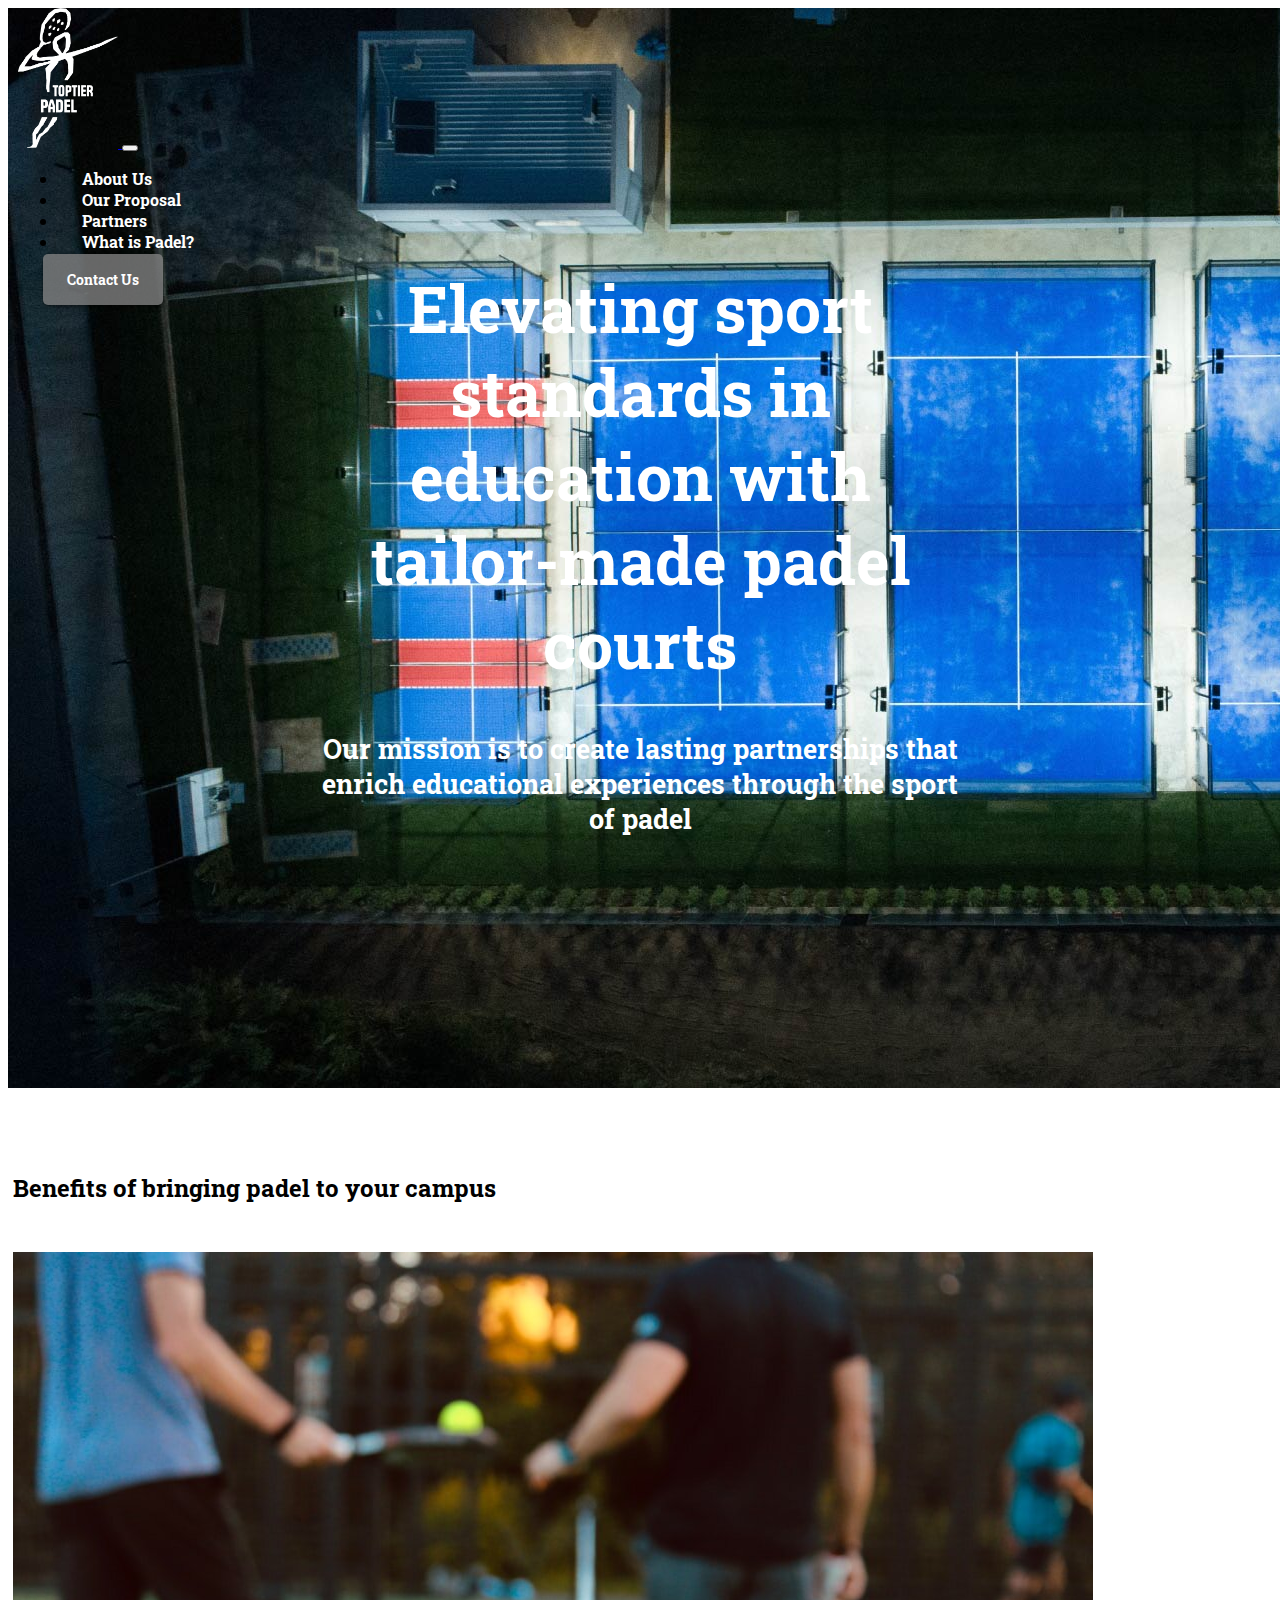
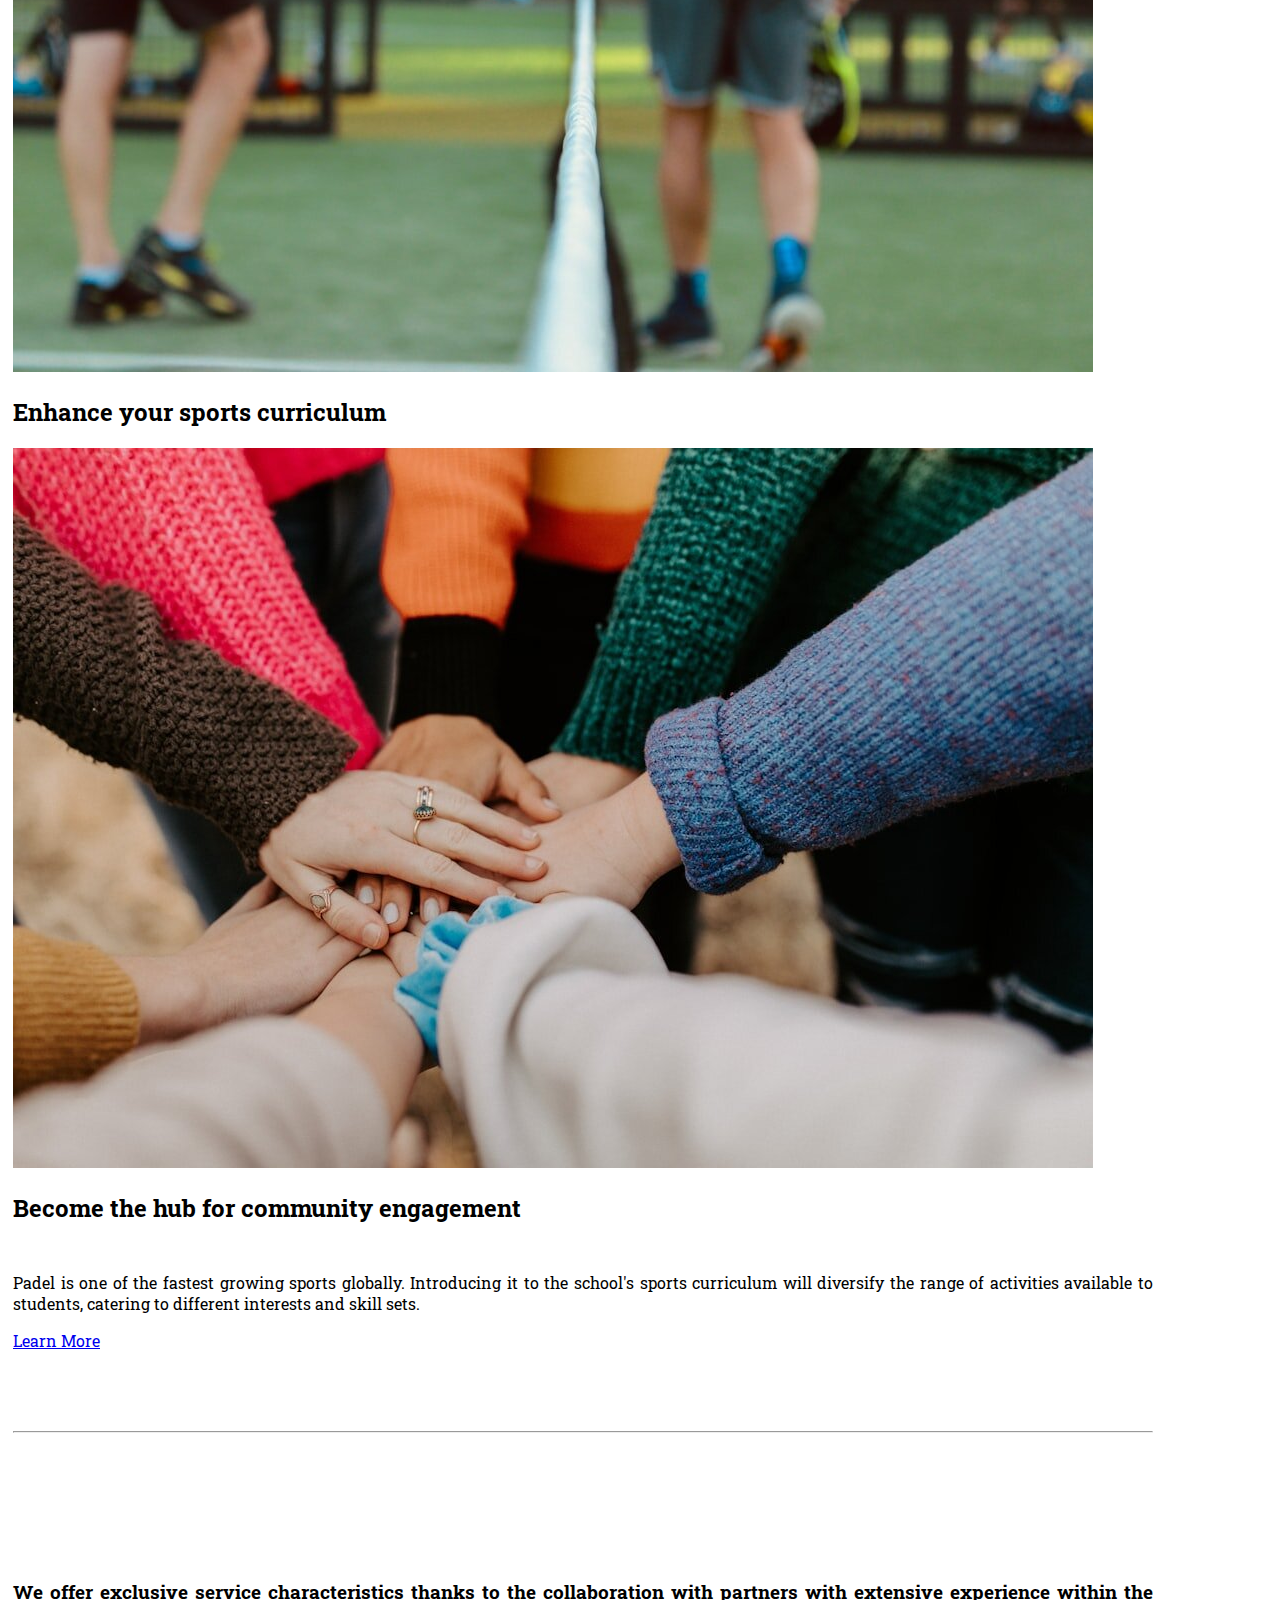
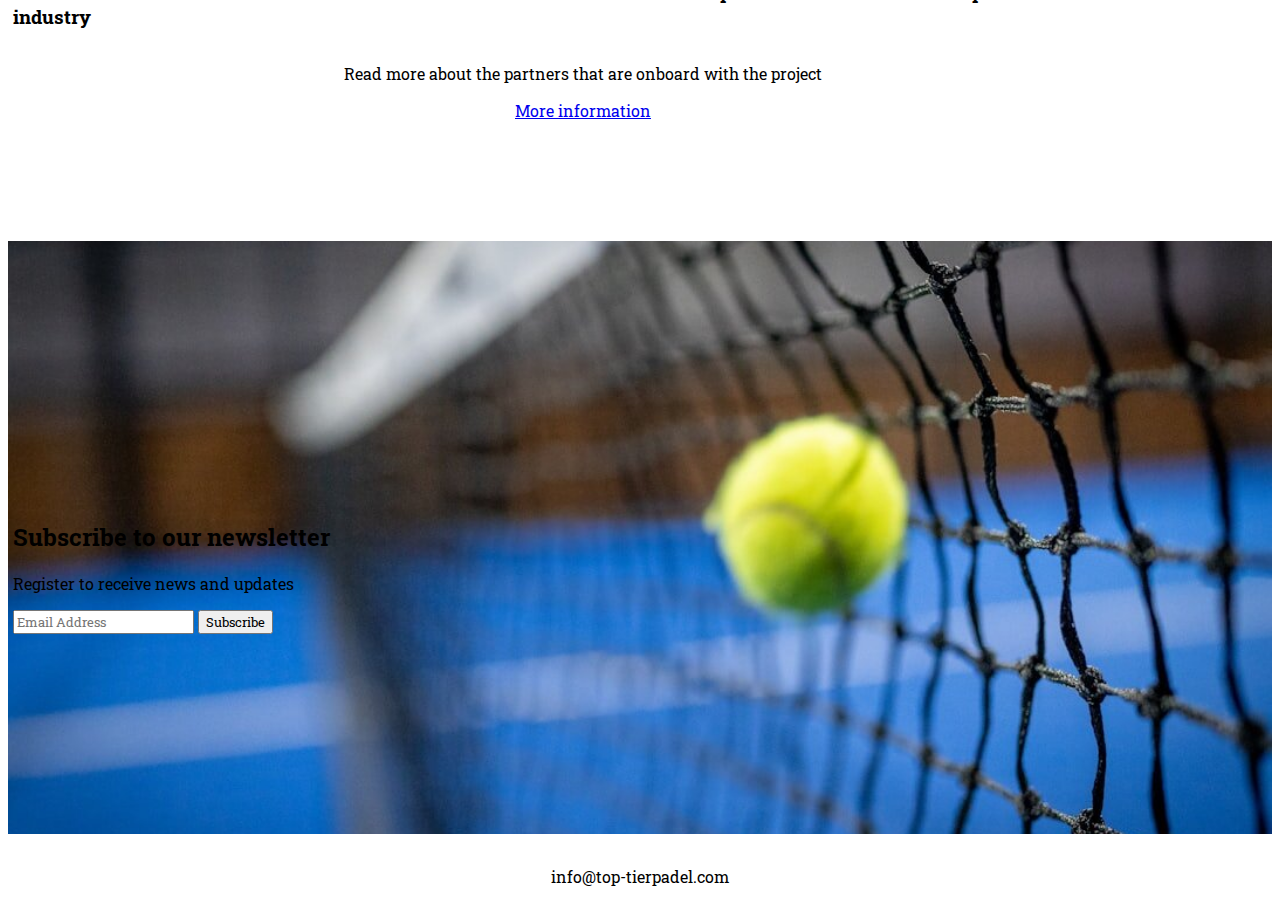
<file: index.html>
<!doctype html>
<html lang="es">

<head>
  <title>Top-TierPadel</title>
  <meta charset="UTF-8">
  <meta name="viewport" content="width=device-width, initial-scale=1">
  <link href="https://cdn.jsdelivr.net/npm/bootstrap@5.1.3/dist/css/bootstrap.min.css" rel="stylesheet"
    integrity="sha384-1BmE4kWBq78iYhFldvKuhfTAU6auU8tT94WrHftjDbrCEXSU1oBoqyl2QvZ6jIW3" crossorigin="anonymous">
  <link rel="stylesheet" href="Css/style.css">
  <link rel="icon" href="Imgs/Iconos/LogoNegro.png" type="image/png">
</head>

<body>
  <nav class="navbar navbar-expand-lg navbar-dark">
    <div class="container-fluid">
      <a class="navbar-brand abs" href="index.html">
        <img src="Imgs/Iconos/Logo.png" alt="Logo" width="100" height="140" style="margin-top: 3px;">
      </a>
      <button class="navbar-toggler" type="button" data-bs-toggle="collapse" data-bs-target="#collapseNavbar">
        <span class="navbar-toggler-icon"></span>
      </button>
      <div class="collapse navbar-collapse" id="collapseNavbar">
        <ul class="navbar-nav ms-auto">
          <li class="nav-item">
            <a class="nav-link" href="Public/AboutUs.html">About Us</a>
          </li>
          <li class="nav-item">
            <a class="nav-link" href="Public/Proposal.html">Our Proposal</a>
          </li>
          <li class="nav-item">
            <a class="nav-link" href="Public/Partners.html">Partners</a>
          </li>
          <li class="nav-item">
            <a class="nav-link" href="Public/History.html">What is Padel?</a>
          </li>
        </ul>
        <a href="mailto:info@top-tierpadel.com" class="btn-contact-us">Contact Us</a>
      </div>
    </div>
  </nav>

  <section class="home-section">
    <div class="home-image-container">
      <img src="Imgs/Index/padel.jpeg" class="d-block w-100" alt="Padel Court">
      <div class="home-caption d-none d-md-block">
        <h1>Elevating sport standards in education with tailor-made padel courts</h4>
          <h5>Our mission is to create lasting partnerships that enrich educational experiences through the sport of
            padel
            </p>
      </div>
    </div>
  </section>


  <section class="container">
    <div class="row">
      <div class="col text-center">
        <h2>Benefits of bringing padel to your campus</h2>
      </div>
    </div>
    <div class="row">
      <div class="col-lg-6 position-relative text-center">
        <img src="Imgs/Index/pareja.jpeg" class="img-fluid" alt="Padel Game">
        <div class="position-absolute top-50 start-50 translate-middle">
          <h2 class="text-white">Enhance your sports curriculum</h2>
        </div>
      </div>
      <div class="col-lg-6 position-relative text-center">
        <img src="Imgs/Index/compañerismo.jpeg" class="img-fluid" alt="Community Engagement">
        <div class="position-absolute top-50 start-50 translate-middle">
          <h2 class="text-white">Become the hub for community engagement</h2>
        </div>
      </div>
    </div>
    <div class="row mt-4 mb-2">
      <div class="col text-center">
        <p>Padel is one of the fastest growing sports globally. Introducing it to the school's sports curriculum will
          diversify the range of activities available to students, catering to different interests and skill sets.</p>
        <a href="Public/History.html" class="btn btn-outline-secondary">Learn More</a>
      </div>
    </div>
  </section>

  <div class="container text-center my-4">
    <hr>
    <div class="content-section d-flex flex-column align-items-center justify-content-center">
      <h3>We offer exclusive service characteristics thanks to the collaboration with partners with extensive experience
        within the industry</h3>
      <p>Read more about the partners that are onboard with the project</p>
      <a href="Public/Partners.html" class="btn btn-outline-secondary">More information</a>
    </div>
  </div>


  <section class="newsletter extra-padding-section text-center" style="background-image: url('Imgs/Index/red.jpeg');">
    <div class="container">
      <div class="row">
        <div class="col-12">
          <h2 class="text-white">Subscribe to our newsletter</h2>
          <p class="text-white">Register to receive news and updates</p>
          <form>
            <div class="mb-3 d-flex justify-content-center">
              <input type="email" class="form-control me-2" placeholder="Email Address" aria-label="Email Address">
              <button type="submit" class="btn btn-primary">Subscribe</button>
            </div>
          </form>
        </div>
      </div>
    </div>
  </section>

  <footer>
    <p>info@top-tierpadel.com</p>
  </footer>

  <script src="https://cdn.jsdelivr.net/npm/bootstrap@5.1.3/dist/js/bootstrap.bundle.min.js"
    crossorigin="anonymous"></script>

</body>
</file>
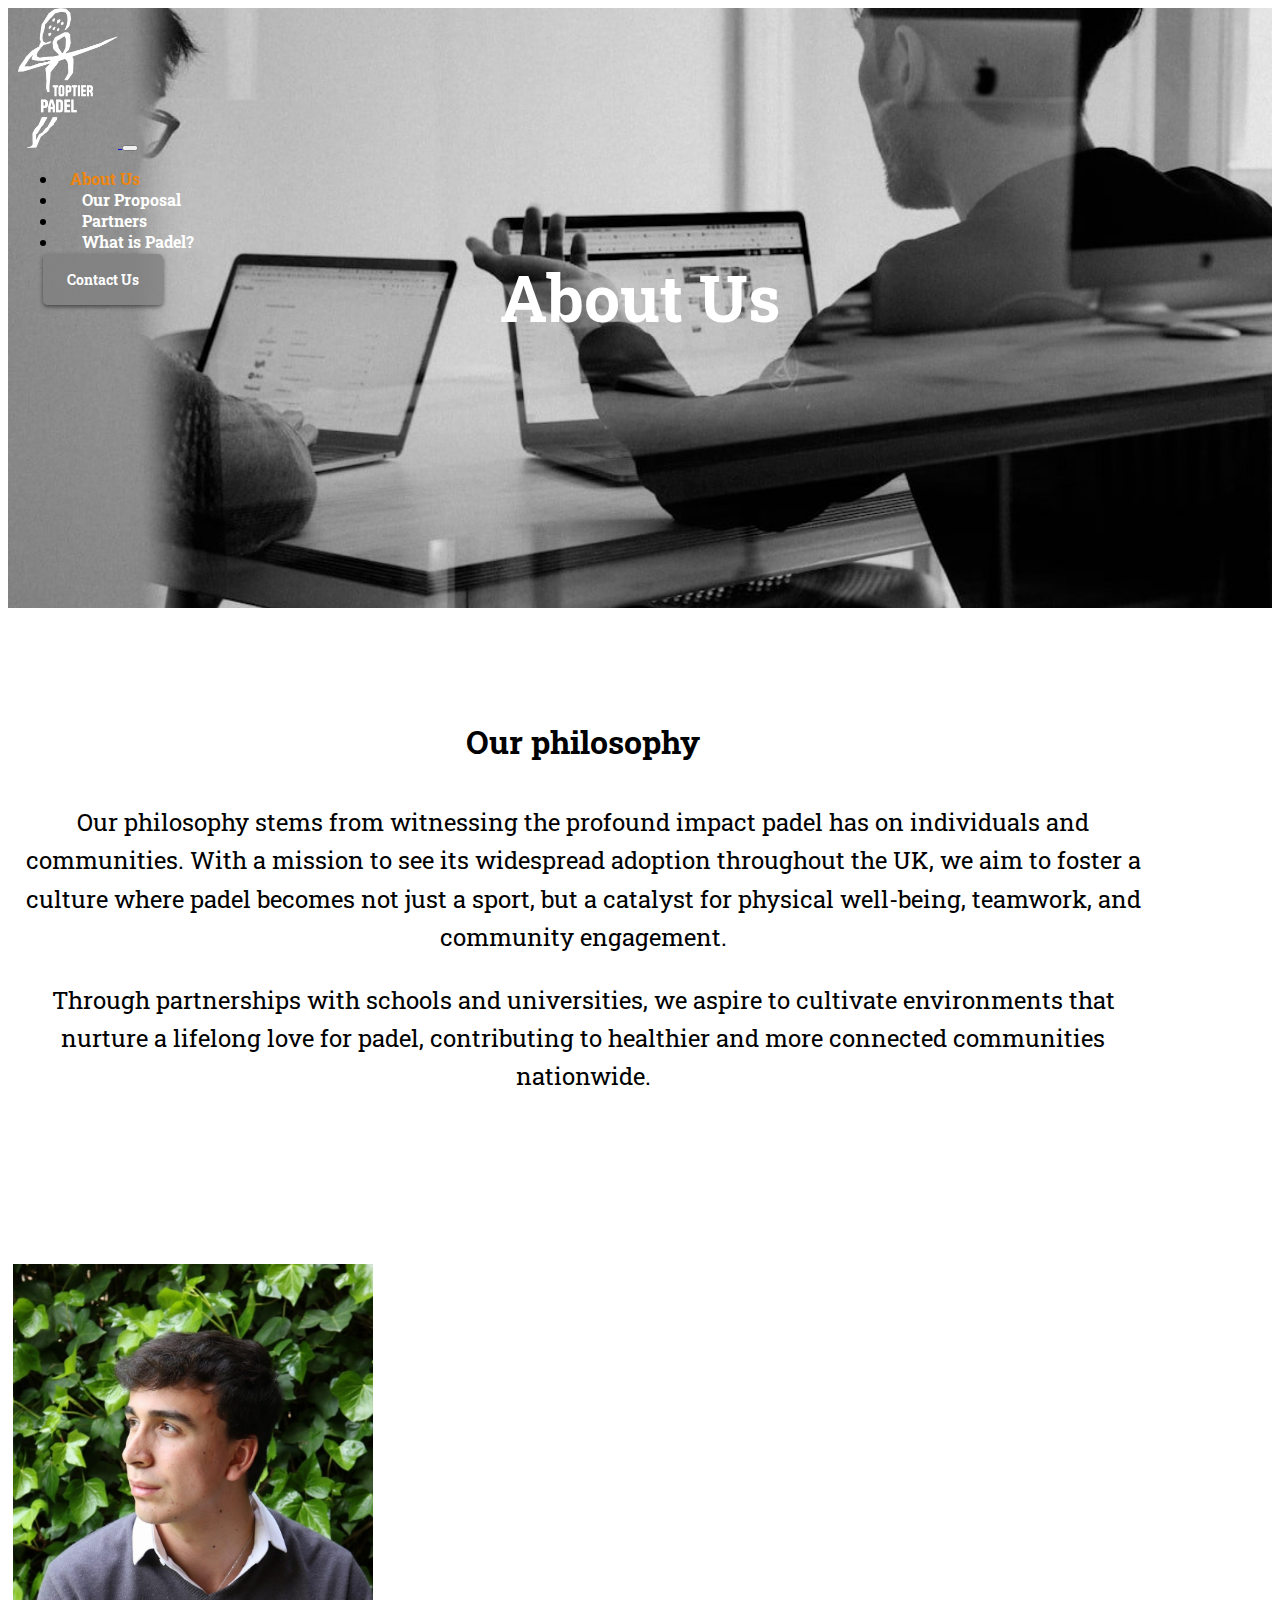
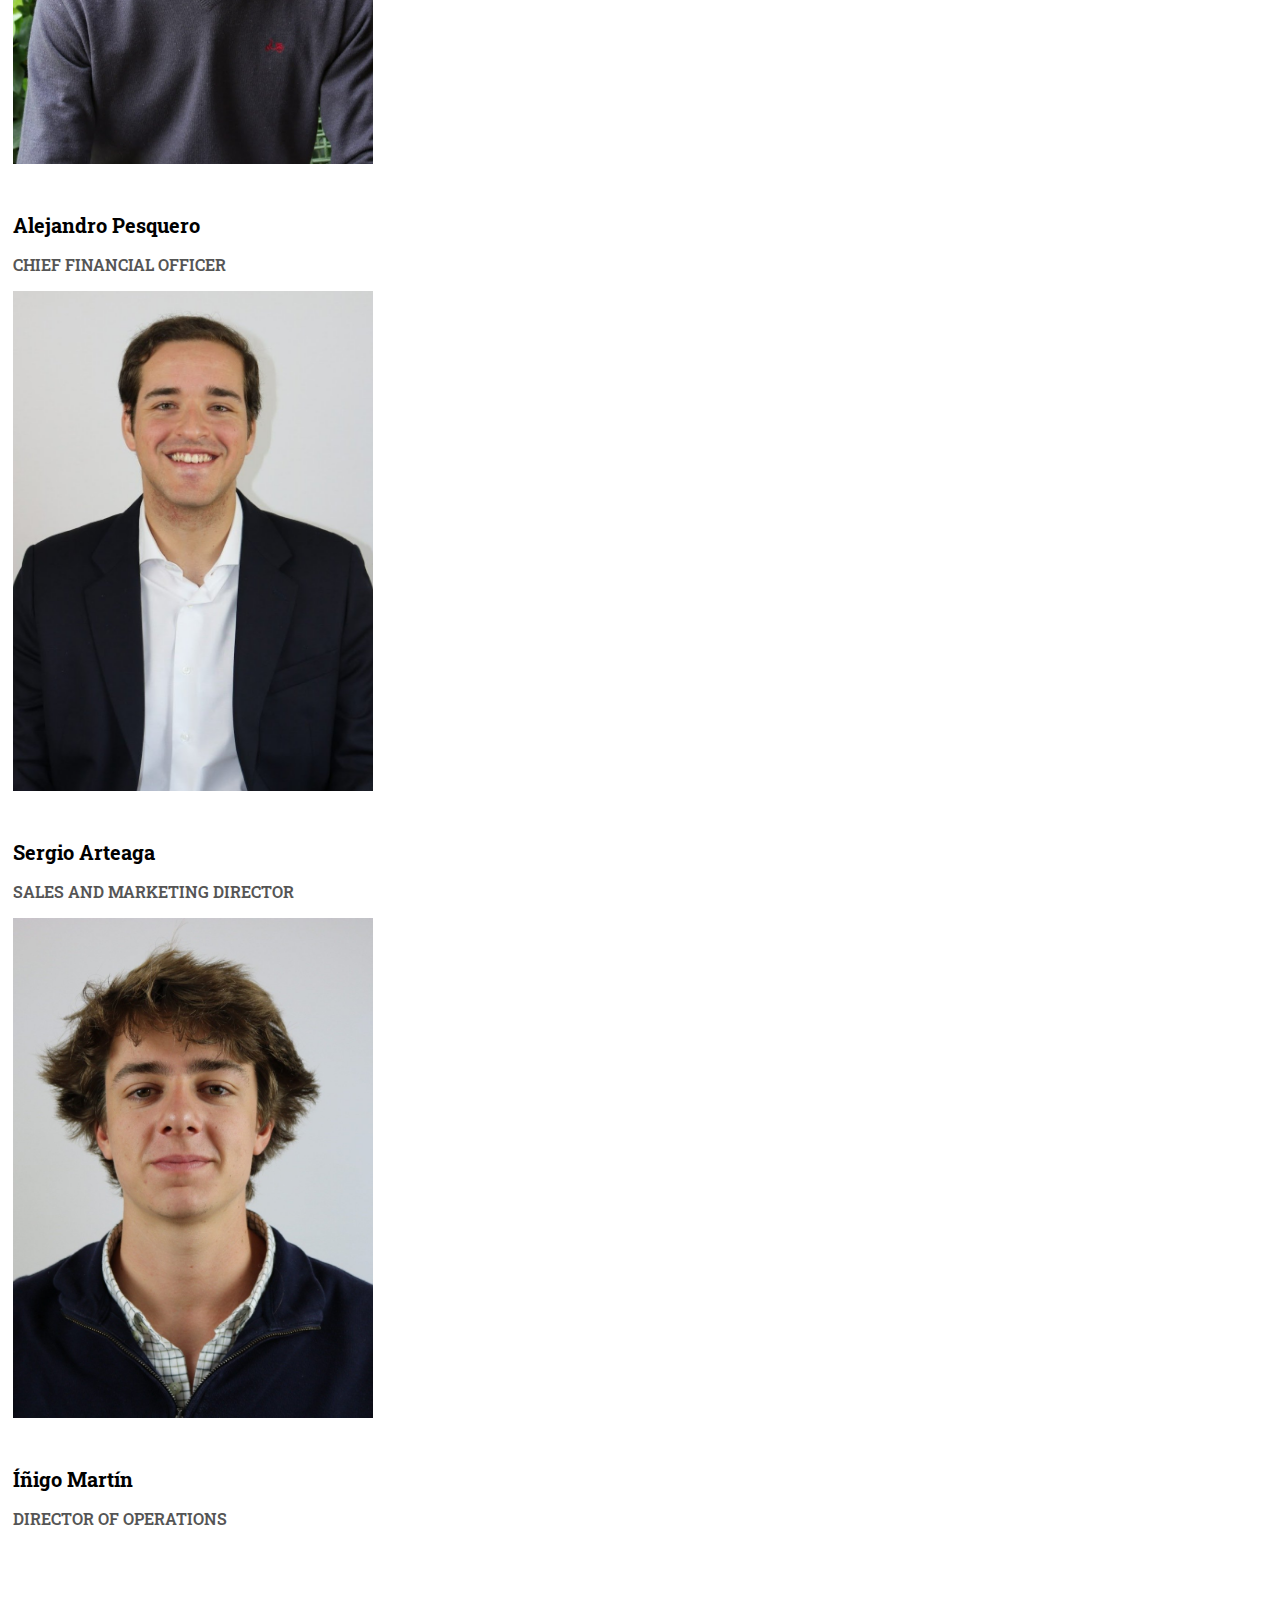
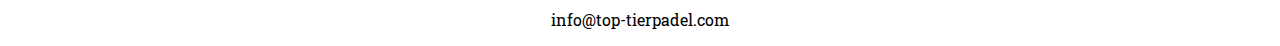
<file: Public/AboutUs.html>
<!doctype html>
<html lang="es">

<head>
  <title>Top-TierPadel</title>
  <meta charset="UTF-8">
  <meta name="viewport" content="width=device-width, initial-scale=1">
  <link href="https://cdn.jsdelivr.net/npm/bootstrap@5.1.3/dist/css/bootstrap.min.css" rel="stylesheet"
    integrity="sha384-1BmE4kWBq78iYhFldvKuhfTAU6auU8tT94WrHftjDbrCEXSU1oBoqyl2QvZ6jIW3" crossorigin="anonymous">
  <link rel="stylesheet" href="../Css/style.css">
  <link rel="icon" href="../Imgs/Iconos/LogoNegro.png" type="image/png">
</head>

<body>
  <nav class="navbar navbar-expand-lg navbar-dark">
    <div class="container-fluid">
      <a class="navbar-brand abs" href="../index.html">
        <img src="../Imgs/Iconos/Logo.png" alt="Logo" width="100" height="140" style="margin-top: 3px;">
      </a>
      <button class="navbar-toggler" type="button" data-bs-toggle="collapse" data-bs-target="#collapseNavbar">
        <span class="navbar-toggler-icon"></span>
      </button>
      <div class="collapse navbar-collapse" id="collapseNavbar">
        <ul class="navbar-nav ms-auto">
          <li class="nav-item">
            <a class="nav-link-active" href="AboutUs.html">About Us</a>
          </li>
          <li class="nav-item">
            <a class="nav-link" href="Proposal.html">Our Proposal</a>
          </li>
          <li class="nav-item">
            <a class="nav-link" href="Partners.html">Partners</a>
          </li>
          <li class="nav-item">
            <a class="nav-link" href="History.html">What is Padel?</a>
          </li>
        </ul>
        <a href="mailto:info@top-tierpadel.com" class="btn-contact-us">Contact Us</a>
      </div>
    </div>
  </nav>

  <section class="header-image" style="background-image: url('../Imgs/AboutUs/Portada-AboutUs.jpeg');">
    <div class="header-caption">
      <h1 class="text-center">About Us</h1>
    </div>
  </section>

  <section class="about-us-section my-5">
    <div class="container">
      <div class="row">
        <div class="col-lg-12">
          <h2 class="about-us-title">Our philosophy</h2>
          <p class="about-us-text">
            Our philosophy stems from witnessing the profound impact padel has on individuals and communities. With a
            mission to see its widespread adoption throughout the UK, we aim to foster a culture where padel becomes not
            just a sport, but a catalyst for physical well-being, teamwork, and community engagement.
          </p>
          <p class="about-us-text">
            Through partnerships with schools and universities, we aspire to cultivate environments that nurture a
            lifelong love for padel, contributing to healthier and more connected communities nationwide.
          </p>
        </div>
      </div>
    </div>
  </section>

  <section class="team-section text-center my-5">
    <div class="container">
      <div class="row">
        <div class="col-md-4 mb-3">
          <img src="../Imgs/AboutUs/Alejandro.jpg" alt="Alejandro Pesquero" class="team-member-photo">
          <h3 class="team-member-name">Alejandro Pesquero</h3>
          <p class="team-member-title">CHIEF FINANCIAL OFFICER</p>
        </div>
        <div class="col-md-4 mb-3">
          <img src="../Imgs/AboutUs/Sergio.jpg" alt="Sergio Arteaga" class="team-member-photo">
          <h3 class="team-member-name">Sergio Arteaga</h3>
          <p class="team-member-title">SALES AND MARKETING DIRECTOR</p>
        </div>
        <div class="col-md-4 mb-3">
          <img src="../Imgs/AboutUs/Iñigo.jpeg" alt="Íñigo Martín" class="team-member-photo">
          <h3 class="team-member-name">Íñigo Martín</h3>
          <p class="team-member-title">DIRECTOR OF OPERATIONS</p>
        </div>
      </div>
    </div>
  </section>


  <footer>
    <p>info@top-tierpadel.com</p>
  </footer>

  <script src="https://cdn.jsdelivr.net/npm/bootstrap@5.1.3/dist/js/bootstrap.bundle.min.js" crossorigin="anonymous"></script>

</body>
</file>
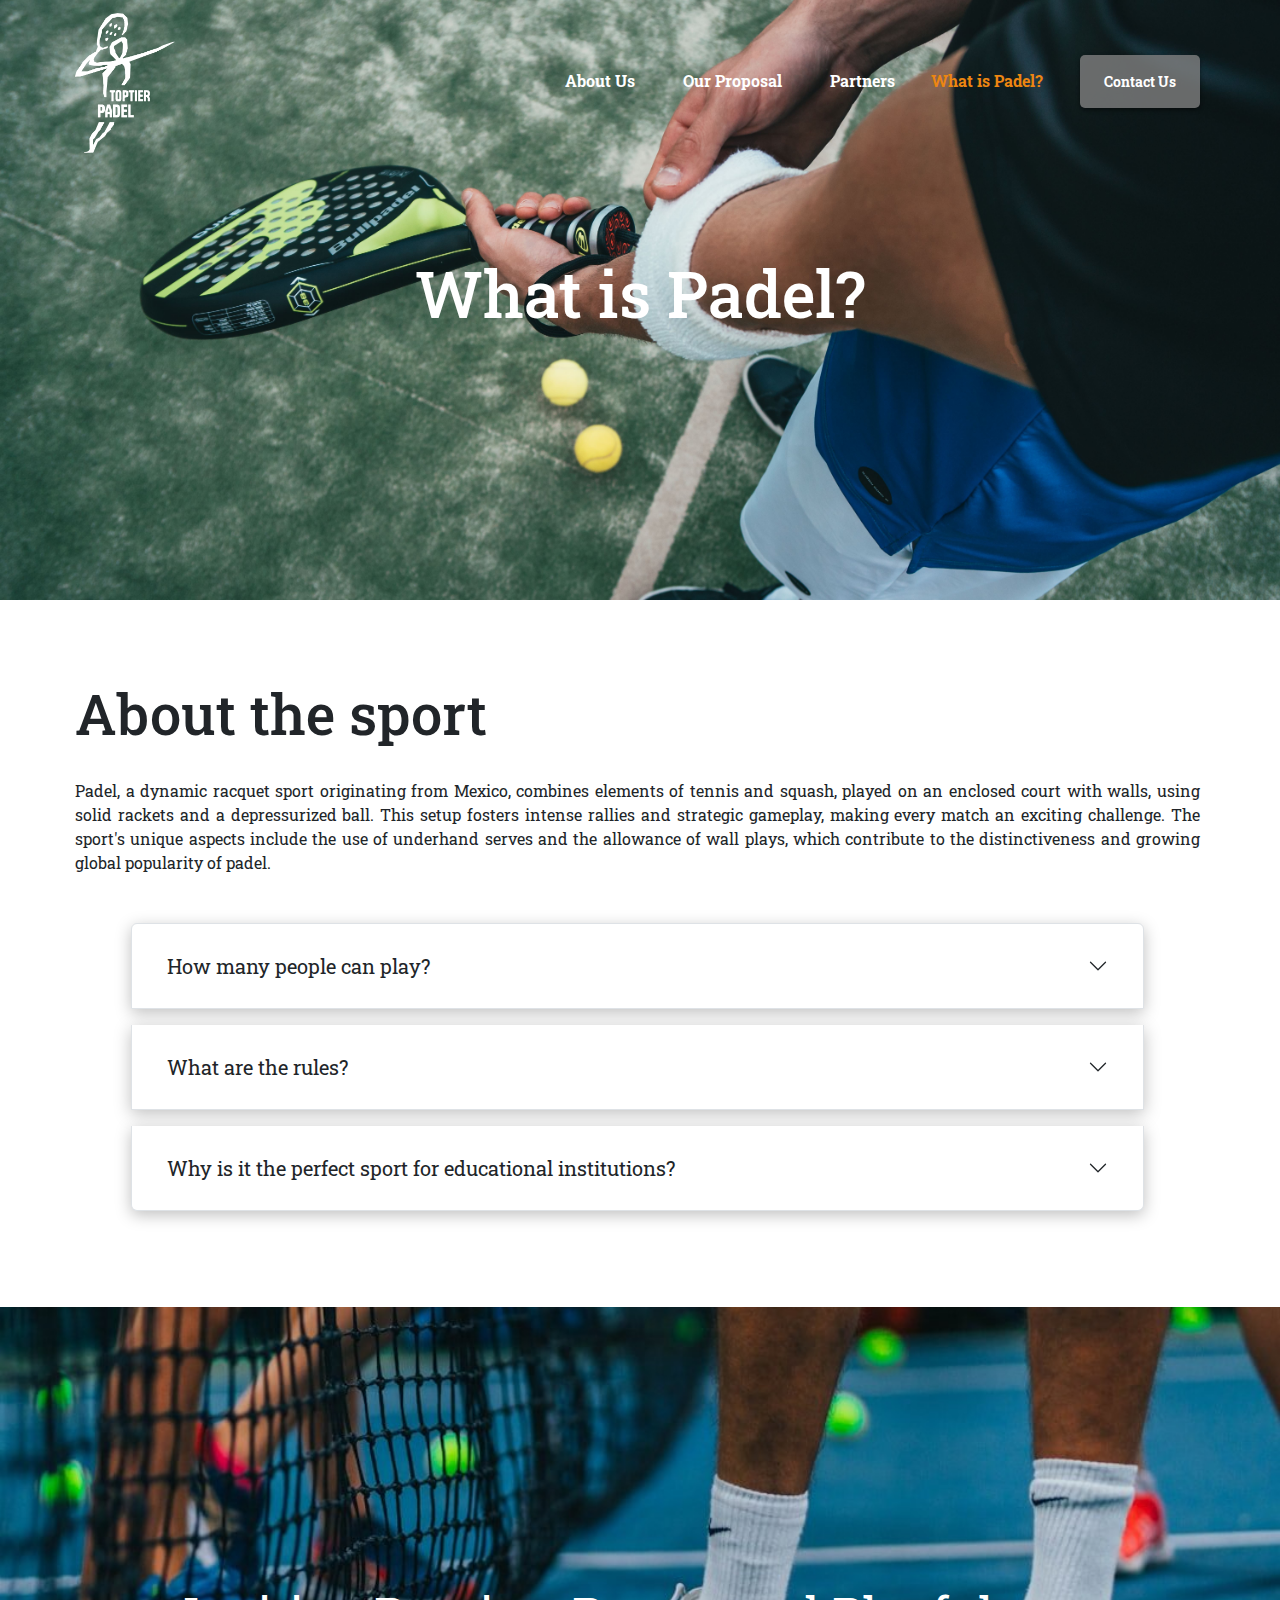
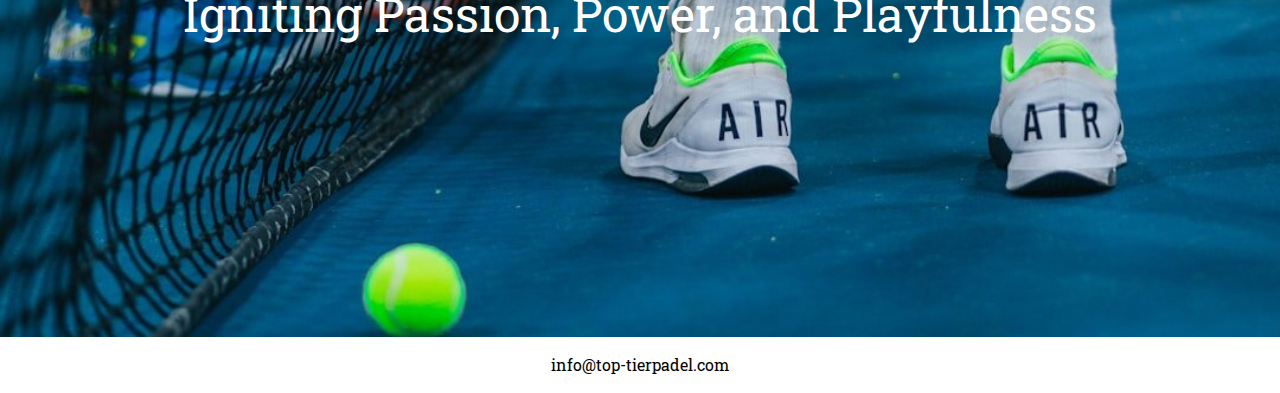
<file: Public/History.html>
<!doctype html>
<html lang="es">

<head>
  <title>Top-TierPadel</title>
  <meta charset="UTF-8">
  <meta name="viewport" content="width=device-width, initial-scale=1">
  <link href="https://cdn.jsdelivr.net/npm/bootstrap@5.3.3/dist/css/bootstrap.min.css" rel="stylesheet"
    integrity="sha384-QWTKZyjpPEjISv5WaRU9OFeRpok6YctnYmDr5pNlyT2bRjXh0JMhjY6hW+ALEwIH" crossorigin="anonymous">
  <link rel="stylesheet" href="../Css/style.css">
  <link rel="icon" href="../Imgs/Iconos/LogoNegro.png" type="image/png">
</head>

<body>

  <nav class="navbar navbar-expand-lg navbar-dark">
    <div class="container-fluid">
      <a class="navbar-brand abs" href="../index.html">
        <img src="../Imgs/Iconos/Logo.png" alt="Logo" width="100" height="140" style="margin-top: 3px;">
      </a>
      <button class="navbar-toggler" type="button" data-bs-toggle="collapse" data-bs-target="#collapseNavbar">
        <span class="navbar-toggler-icon"></span>
      </button>
      <div class="collapse navbar-collapse" id="collapseNavbar">
        <ul class="navbar-nav ms-auto">
          <li class="nav-item">
            <a class="nav-link" href="AboutUs.html">About Us</a>
          </li>
          <li class="nav-item">
            <a class="nav-link" href="Proposal.html">Our Proposal</a>
          </li>
          <li class="nav-item">
            <a class="nav-link" href="Partners.html">Partners</a>
          </li>
          <li class="nav-item">
            <a class="nav-link-active" href="History.html">What is Padel?</a>
          </li>
        </ul>
        <a href="mailto:info@top-tierpadel.com" class="btn-contact-us">Contact Us</a>
      </div>
    </div>
  </nav>

  <section class="header-image" style="background-image: url('../Imgs/History/Portada-History.jpg');">
    <div class="header-caption">
      <h1 class="text-center" style="text-align:center">What is Padel?</h1>
    </div>
  </section>

  <section class="my-5">
    <div class="container">
      <h1 class="history-title">About the sport</h1>
      <p class="Texto">
        Padel, a dynamic racquet sport originating from Mexico, combines elements of tennis and squash, played on an
        enclosed court with walls, using solid rackets and a depressurized ball. This setup fosters intense rallies and
        strategic gameplay, making every match an exciting challenge. The sport's unique aspects include the use of
        underhand serves and the allowance of wall plays, which contribute to the distinctiveness and growing global
        popularity of padel.
      </p>

      <div class="accordion" id="historyAccordion">
        <div class="accordion-item">
          <h2 class="accordion-header" id="headingOne">
            <button class="accordion-button collapsed" type="button" data-bs-toggle="collapse"
              data-bs-target="#collapseOne" aria-expanded="false" aria-controls="collapseOne">
              How many people can play?
            </button>
          </h2>
          <div id="collapseOne" class="accordion-collapse collapse" aria-labelledby="headingOne"
            data-bs-parent="#historyAccordion">
            <div class="accordion-body">
              <p class="history-text">
                Padel is typically played in doubles format, allowing four players to participate on the court at a
                time: two
                players on each team. This encourages collaboration and communication, making it an ideal team sport.
                For teaching purposes or clinics, more players can engage in a class on the same court, allowing for
                comprehensive instruction, practice sessions, and a fun, social environment that enhances learning and
                enjoyment of
                the game.
              </p>
            </div>
          </div>
        </div>
        <div class="accordion-item">
          <h2 class="accordion-header" id="headingTwo">
            <button class="accordion-button collapsed" type="button" data-bs-toggle="collapse"
              data-bs-target="#collapseTwo" aria-expanded="false" aria-controls="collapseTwo">
              What are the rules?
            </button>
          </h2>
          <div id="collapseTwo" class="accordion-collapse collapse" aria-labelledby="headingTwo"
            data-bs-parent="#historyAccordion">
            <div class="accordion-body">
              <p class="history-text">
                - Service: Underhand serve diagonally, allowing one bounce in each service box. This unique service rule
                emphasizes skill over power, making it accessible to players of all ages and abilities.
                <br>
                <br>
                - Court Boundaries: The enclosed court with walls creates a distinctive play area; balls can be played
                off walls
                after bouncing, adding an extra tactical dimension to the game.
                <br>
                <br>
                - Scoring: Scoring in padel is similar to tennis, with points earned progressively from 15 to 40, and a
                deuce at
                40-40. This familiar scoring system makes it easy for fans of traditional racquet sports to understand
                and
                follow padel matches.
              </p>
            </div>
          </div>
        </div>
        <div class="accordion-item">
          <h2 class="accordion-header" id="headingThree">
            <button class="accordion-button collapsed" type="button" data-bs-toggle="collapse"
              data-bs-target="#collapseThree" aria-expanded="false" aria-controls="collapseThree">
              Why is it the perfect sport for educational institutions?
            </button>
          </h2>
          <div id="collapseThree" class="accordion-collapse collapse" aria-labelledby="headingThree"
            data-bs-parent="#historyAccordion">
            <div class="accordion-body">
              <p class="history-text">
                Padel is a perfect addition to educational curriculums for its inclusive nature and its ability to
                foster
                teamwork, physical fitness, and essential life skills such as strategic thinking, agility, and hand-eye
                coordination. Its enclosed court and the slower pace of play compared to other racquet sports ensure
                safety for
                young learners, while the engaging and fast-paced nature of the game keeps students interested.
                Incorporating
                padel into school sports programs can also promote social interaction, friendly competition, and a
                lifelong
                appreciation for health and fitness.
              </p>
            </div>
          </div>
        </div>
      </div>
    </div>
  </section>


  <section class="last-section" style="background-image: url('../Imgs/History/Last-History.jpeg');">
    <p>Igniting Passion, Power, and Playfulness</p>
  </section>

  <footer>
    <p>info@top-tierpadel.com</p>
  </footer>

  <script src="https://cdn.jsdelivr.net/npm/bootstrap@5.1.3/dist/js/bootstrap.bundle.min.js"
    crossorigin="anonymous"></script>

</body>
</file>
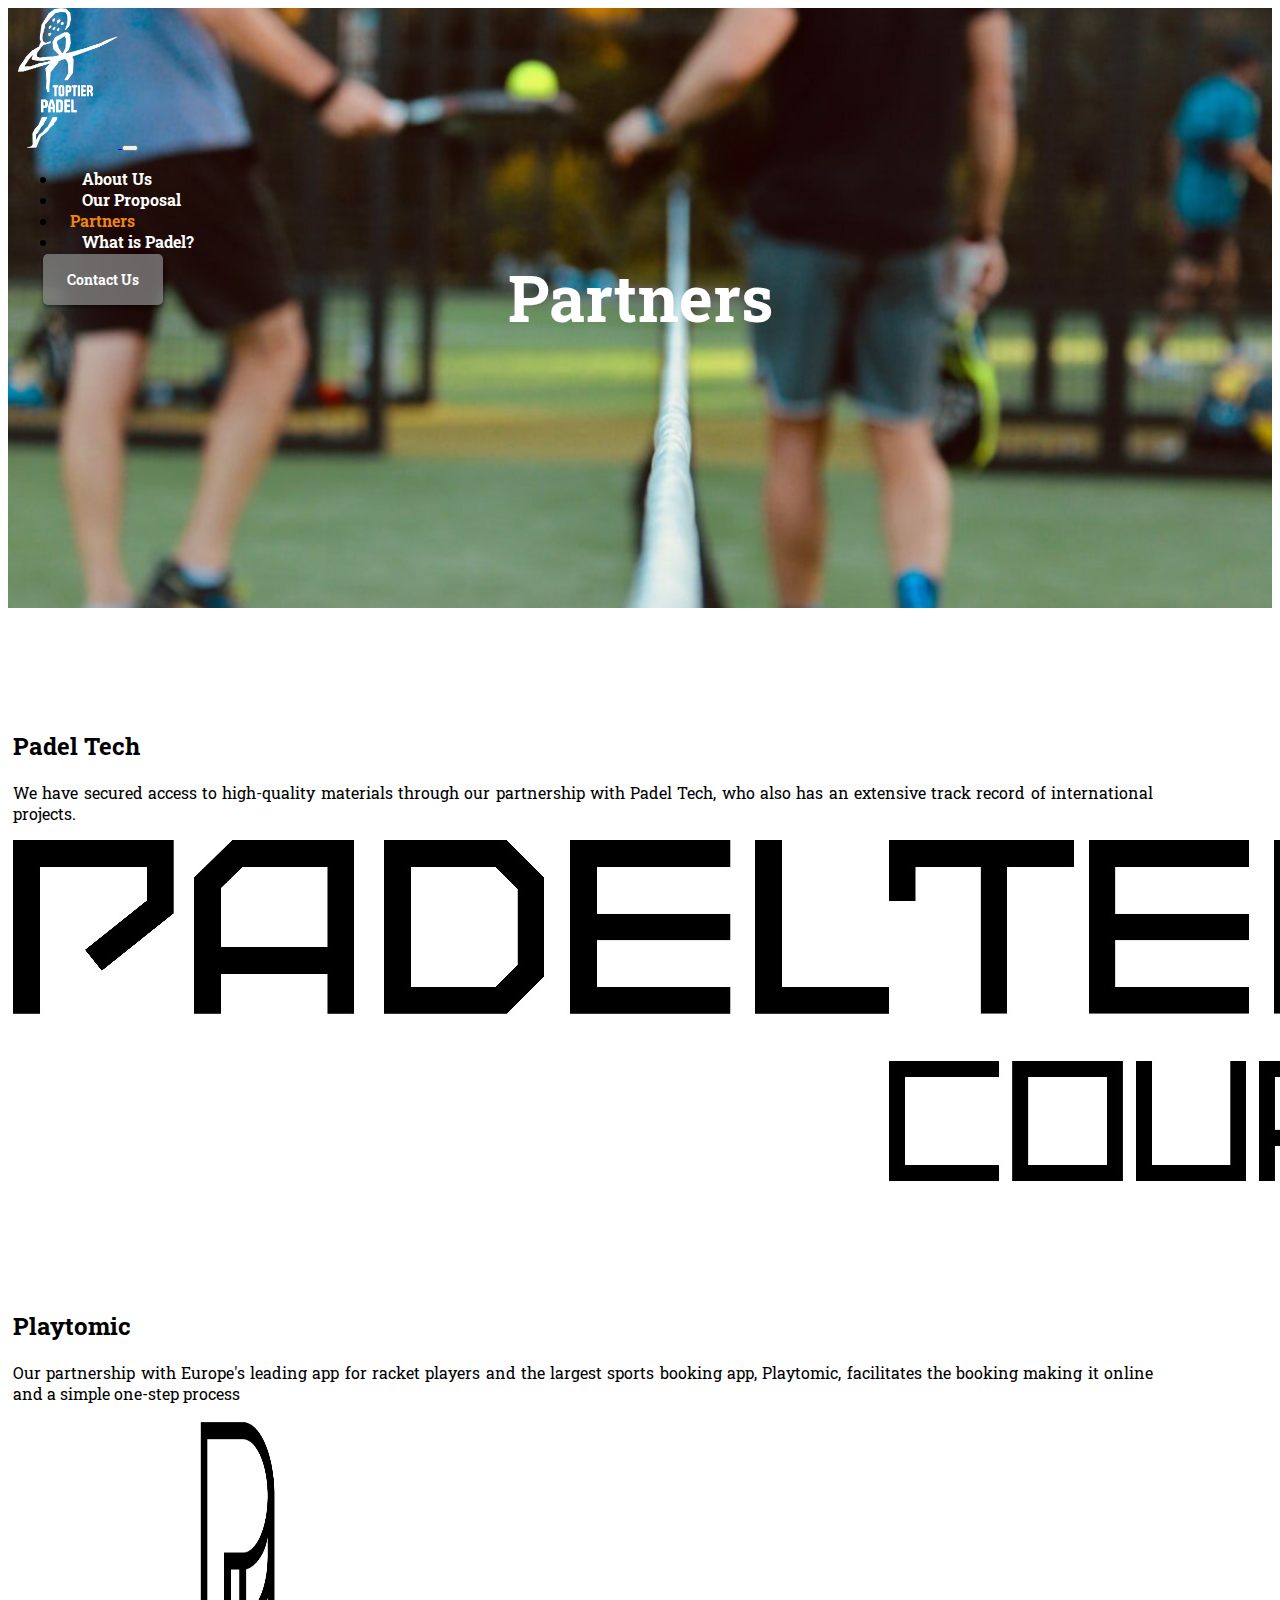
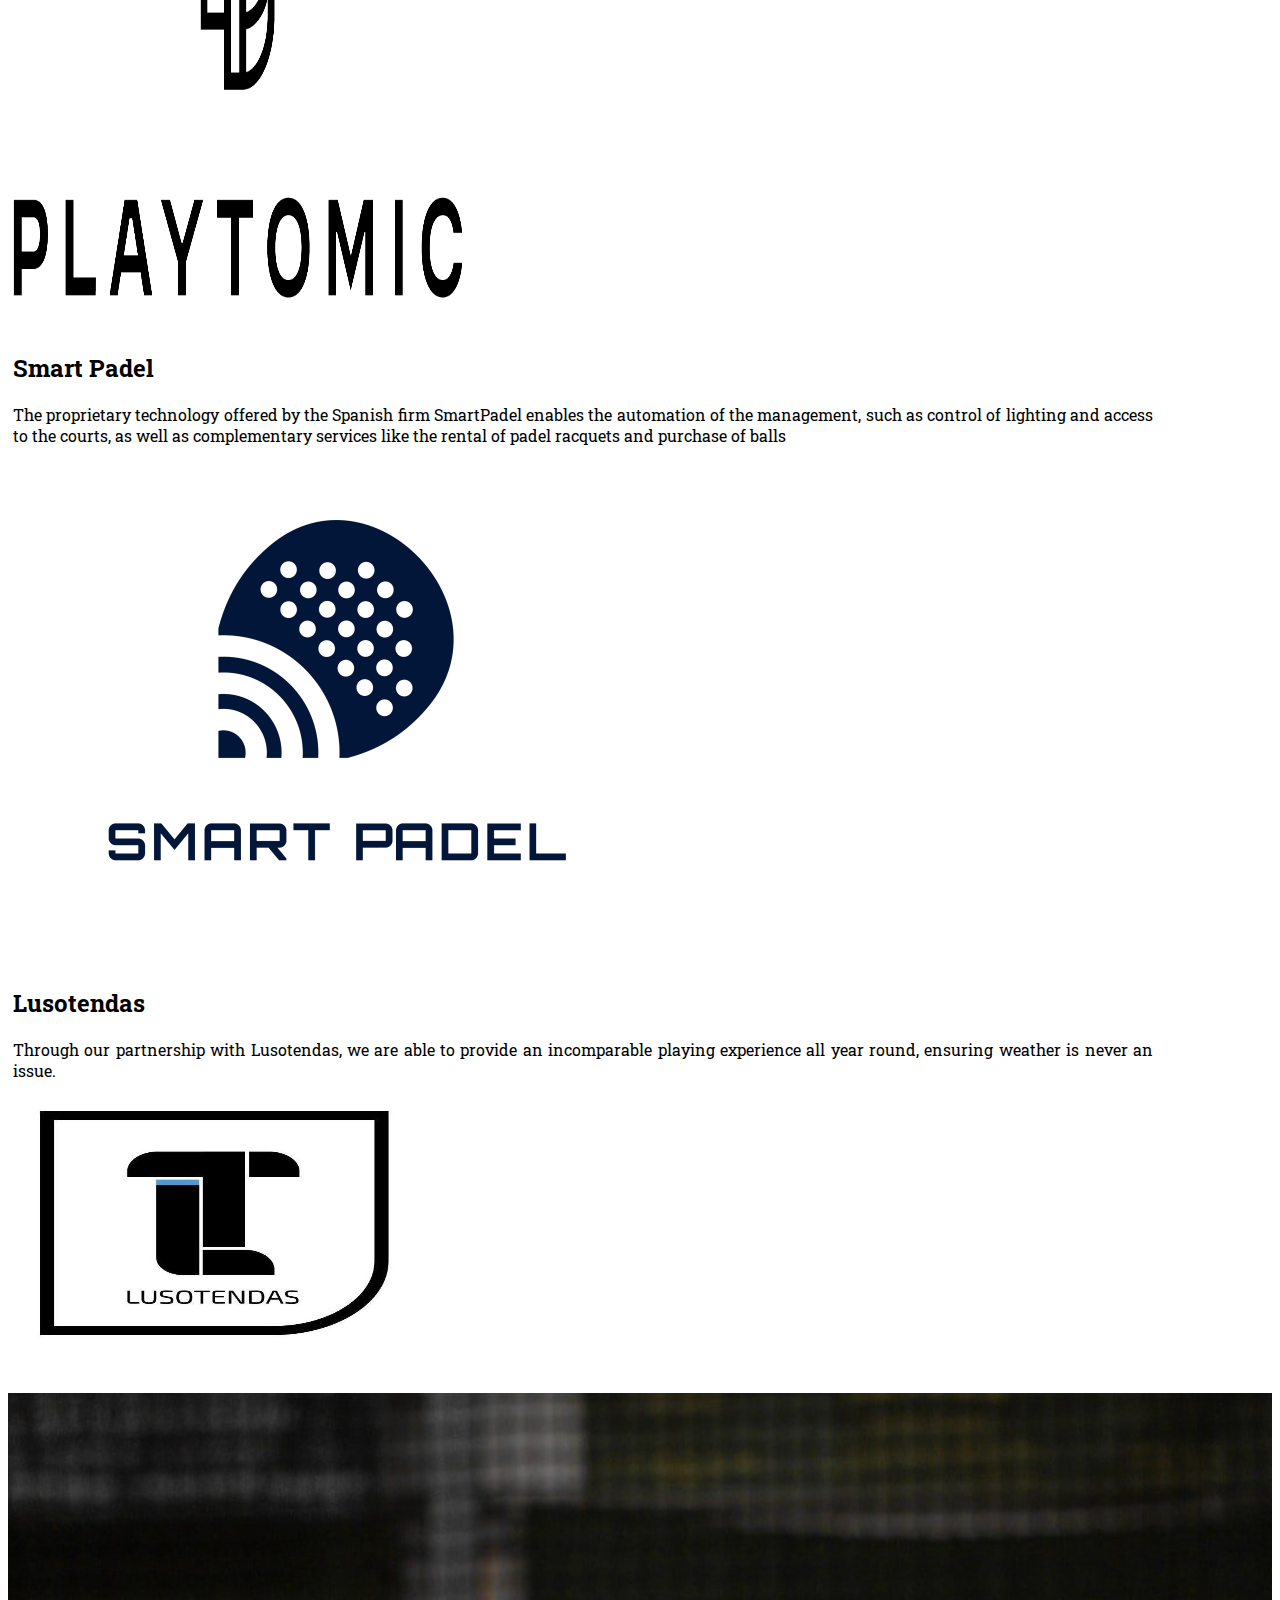
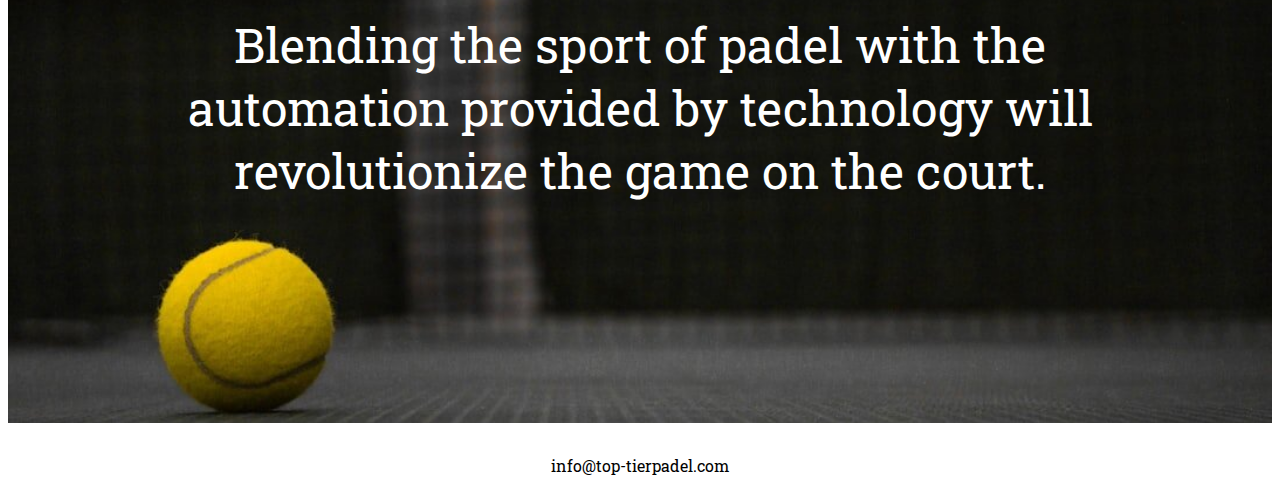
<file: Public/Partners.html>
<!doctype html>
<html lang="es">

<head>
  <title>Top-TierPadel</title>
  <meta charset="UTF-8">
  <meta name="viewport" content="width=device-width, initial-scale=1">
  <link href="https://cdn.jsdelivr.net/npm/bootstrap@5.1.3/dist/css/bootstrap.min.css" rel="stylesheet"
    integrity="sha384-1BmE4kWBq78iYhFldvKuhfTAU6auU8tT94WrHftjDbrCEXSU1oBoqyl2QvZ6jIW3" crossorigin="anonymous">
  <link rel="stylesheet" href="../Css/style.css">
  <link rel="icon" href="../Imgs/Iconos/LogoNegro.png" type="image/png">
</head>

<body>
  <nav class="navbar navbar-expand-lg navbar-dark">
    <div class="container-fluid">
      <a class="navbar-brand abs" href="../index.html">
        <img src="../Imgs/Iconos/Logo.png" alt="Logo" width="100" height="140" style="margin-top: 3px;">
      </a>
      <button class="navbar-toggler" type="button" data-bs-toggle="collapse" data-bs-target="#collapseNavbar">
        <span class="navbar-toggler-icon"></span>
      </button>
      <div class="collapse navbar-collapse" id="collapseNavbar">
        <ul class="navbar-nav ms-auto">
          <li class="nav-item">
            <a class="nav-link" href="AboutUs.html">About Us</a>
          </li>
          <li class="nav-item">
            <a class="nav-link" href="Proposal.html">Our Proposal</a>
          </li>
          <li class="nav-item">
            <a class="nav-link-active" href="Partners.html">Partners</a>
          </li>
          <li class="nav-item">
            <a class="nav-link" href="History.html">What is Padel?</a>
          </li>
        </ul>
        <a href="mailto:info@top-tierpadel.com" class="btn-contact-us">Contact Us</a>
      </div>
    </div>
  </nav>

  <section class="header-image" style="background-image: url('../Imgs/Partners/Portada-Partners.jpeg');">
    <div class="header-caption">
      <h1 class="text-center">Partners</h1>
    </div>
  </section>
  <br>
  <br>
  <section class="container my-5">
    <div class="row mb-5 align-items-center">
      <div class="col-md-6">
        <h2>Padel Tech</h2>
        <p>We have secured access to high-quality materials through our partnership with Padel Tech, who also has an extensive track record of international projects.</p>
      </div>
      <div class="col-md-6">
        <img src="../Imgs/Partners/PadelTech.jpeg" class="img-fluid" alt="PadelTech">
      </div>
    </div>
    <br>
    <br>
    <br>
    <br>
    <br>
    <div class="row mb-5 align-items-center flex-row-reverse">
      <div class="col-md-6">
        <h2>Playtomic</h2>
        <p>Our partnership with Europe's leading app for racket players and the largest sports booking app, Playtomic,
          facilitates the booking making it online and a simple one-step process</p>
      </div>
      <div class="col-md-6">
        <img src="../Imgs/Partners/Playtomic.png" width="450" height="480" class="img-fluid" alt="Playtomic">
      </div>
    </div>

    <div class="row mb-5 align-items-center">
      <div class="col-md-6">
        <h2>Smart Padel</h2>
        <p>The proprietary technology offered by the Spanish firm SmartPadel enables the automation of the management,
          such as control of lighting and access to the courts, as well as complementary services like the rental of
          padel racquets and purchase of balls</p>
      </div>
      <div class="col-md-6">
        <img src="../Imgs/Partners/SmartPadel.png" class="img-fluid" alt="Smart Padel">
      </div>
    </div>

    <div class="row mb-5 align-items-center flex-row-reverse">
      <div class="col-md-6">
        <h2>Lusotendas</h2>
        <p>Through our partnership with Lusotendas, we are able to provide an incomparable playing experience all year round, ensuring weather is never an issue.</p>
      </div>
      <div class="col-md-6">
        <img src="../Imgs/Partners/LusoTendas.jpeg" width="400" height="250" class="img-fluid" alt="Lusotendas">
      </div>
    </div>
    <br>
    <br>
  </section>

  <section class="last-section" style="background-image: url('../Imgs/Partners/Last-Partners.jpeg');">
    <p>Blending the sport of padel with the automation provided by technology will revolutionize the game on the court.</p>
  </section>

  <footer>
    <p>info@top-tierpadel.com</p>
  </footer>

  <script src="https://cdn.jsdelivr.net/npm/bootstrap@5.1.3/dist/js/bootstrap.bundle.min.js" crossorigin="anonymous"></script>
</body>

</html>
</file>
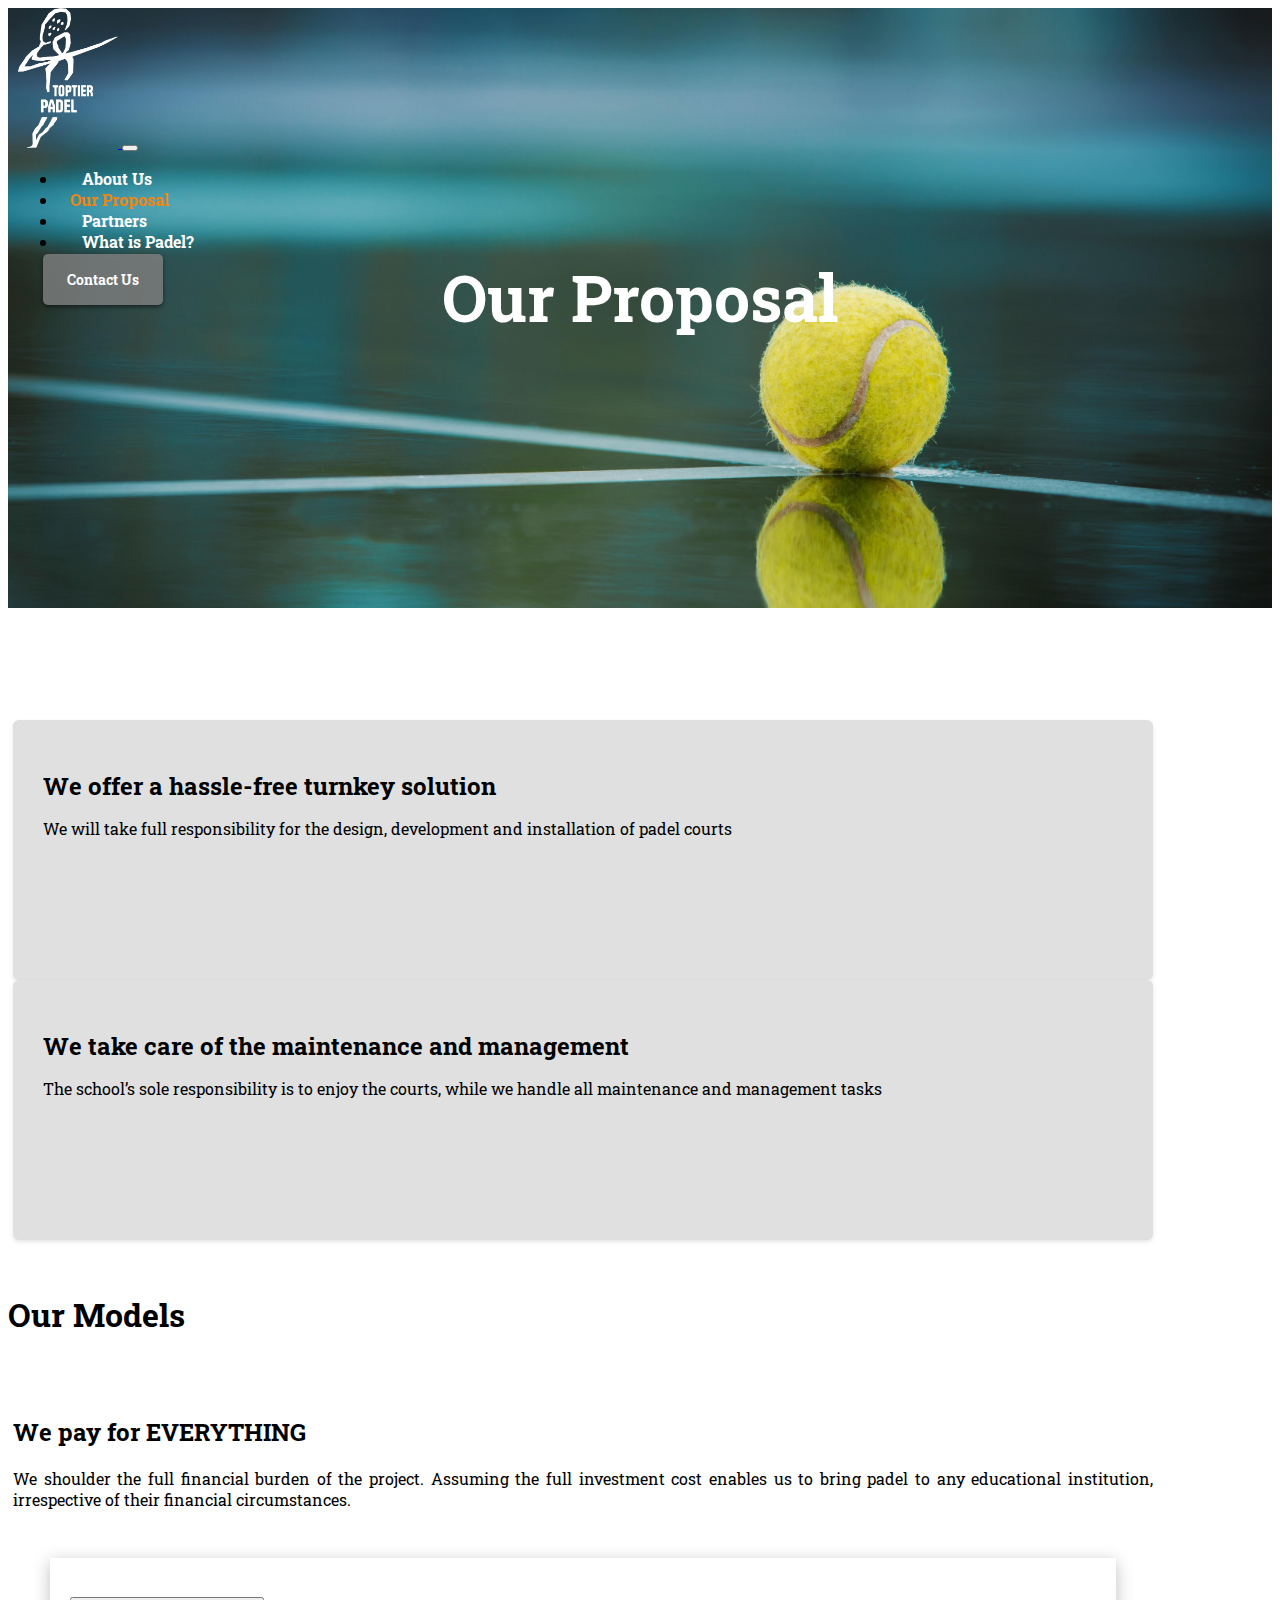
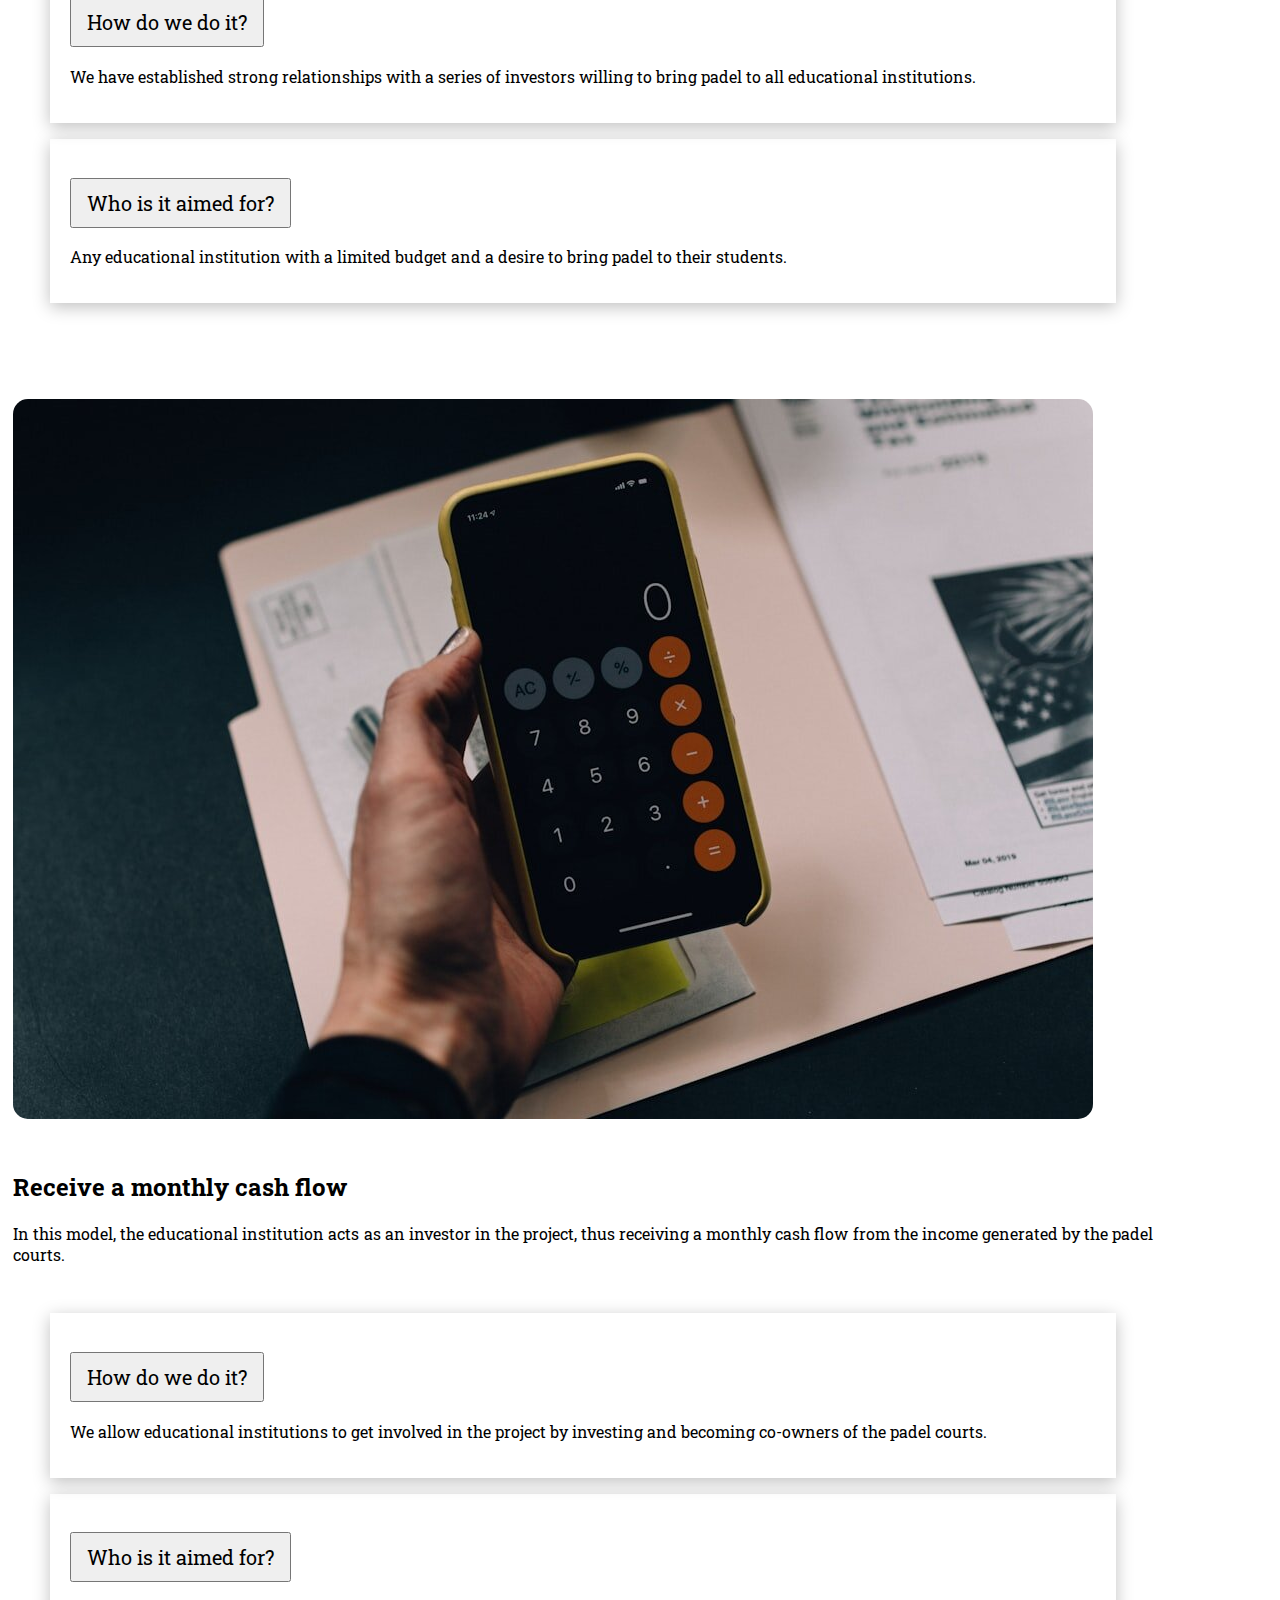
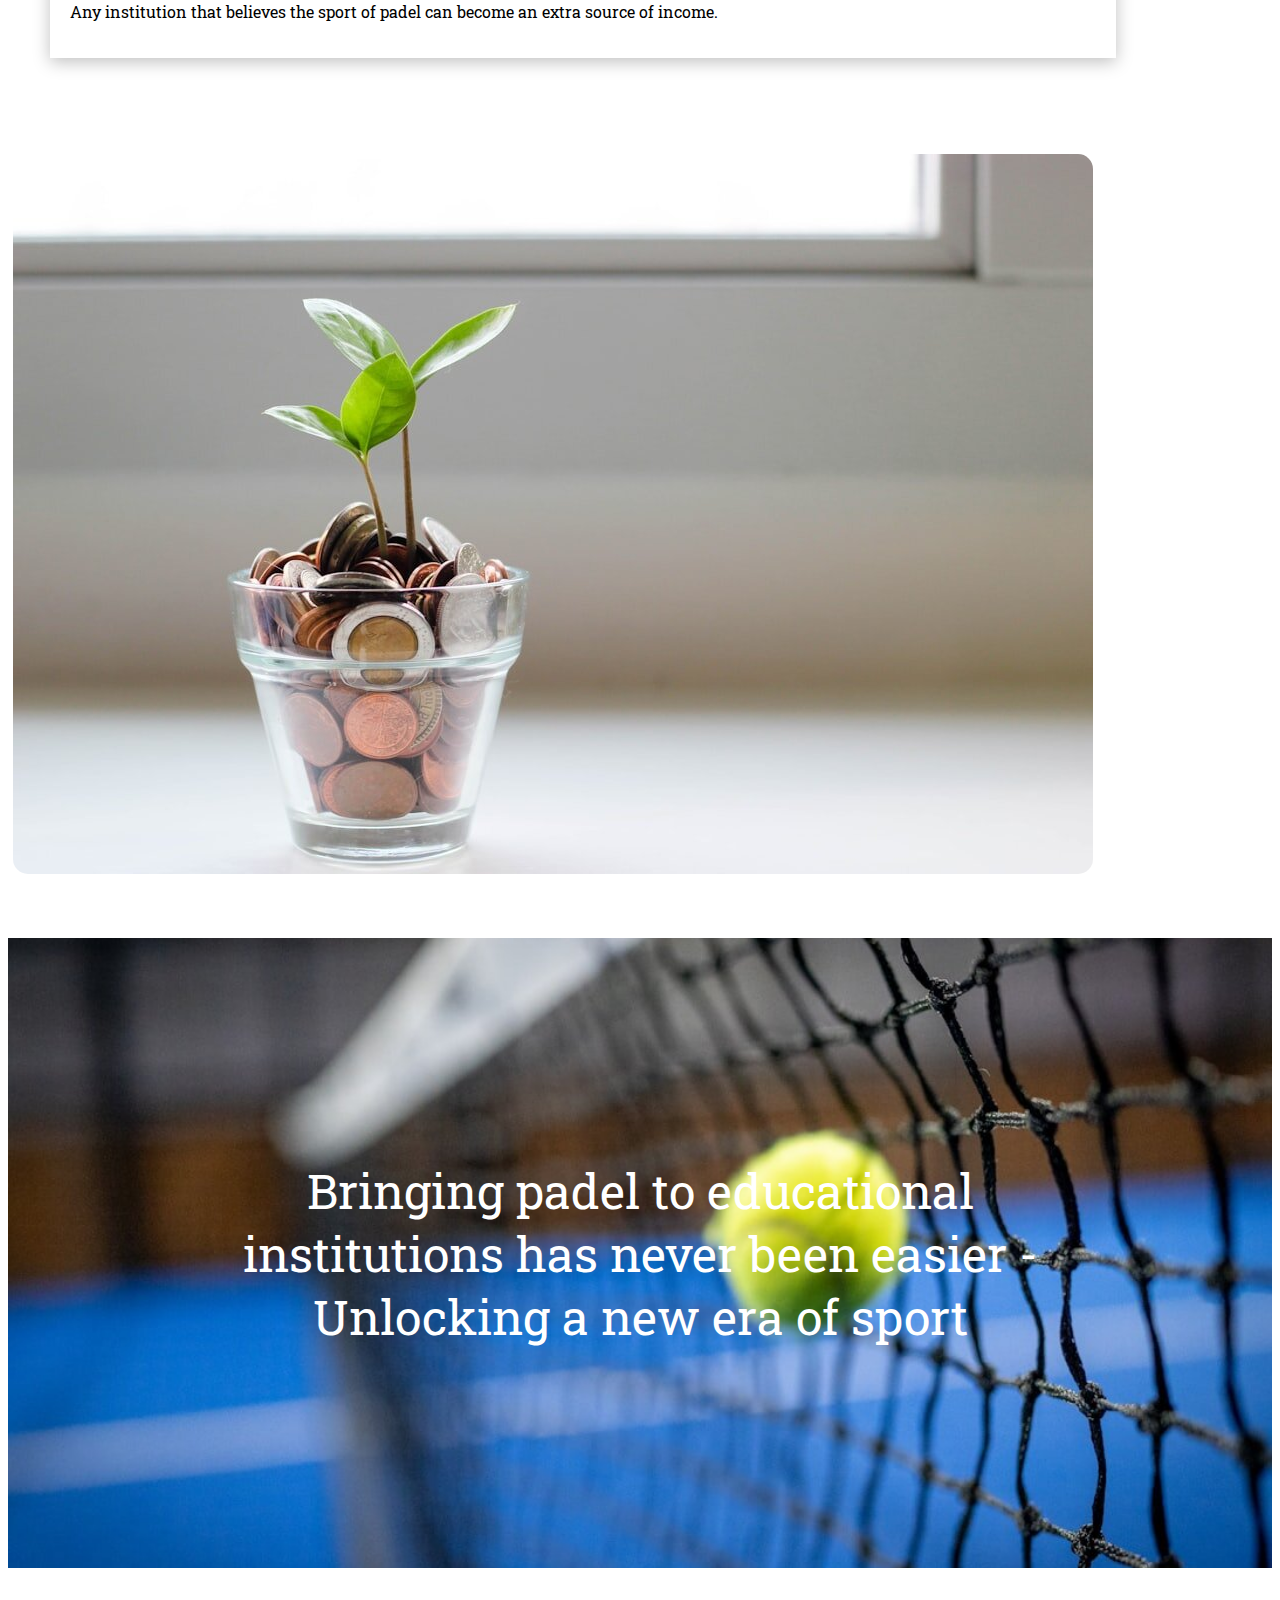
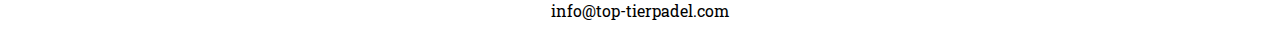
<file: Public/Proposal.html>
<!doctype html>
<html lang="es">

<head>
  <title>Top-TierPadel</title>
  <meta charset="UTF-8">
  <meta name="viewport" content="width=device-width, initial-scale=1">
  <link href="https://cdn.jsdelivr.net/npm/bootstrap@5.1.3/dist/css/bootstrap.min.css" rel="stylesheet"
    integrity="sha384-1BmE4kWBq78iYhFldvKuhfTAU6auU8tT94WrHftjDbrCEXSU1oBoqyl2QvZ6jIW3" crossorigin="anonymous">
  <link rel="stylesheet" href="../Css/style.css">
  <link rel="icon" href="../Imgs/Iconos/LogoNegro.png" type="image/png">
</head>

<body>

  <nav class="navbar navbar-expand-lg navbar-dark">
    <div class="container-fluid">
      <a class="navbar-brand abs" href="../index.html">
        <img src="../Imgs/Iconos/Logo.png" alt="Logo" width="100" height="140" style="margin-top: 3px;">
      </a>
      <button class="navbar-toggler" type="button" data-bs-toggle="collapse" data-bs-target="#collapseNavbar">
        <span class="navbar-toggler-icon"></span>
      </button>
      <div class="collapse navbar-collapse" id="collapseNavbar">
        <ul class="navbar-nav ms-auto">
          <li class="nav-item">
            <a class="nav-link" href="AboutUs.html">About Us</a>
          </li>
          <li class="nav-item">
            <a class="nav-link-active" href="Proposal.html">Our Proposal</a>
          </li>
          <li class="nav-item">
            <a class="nav-link" href="Partners.html">Partners</a>
          </li>
          <li class="nav-item">
            <a class="nav-link" href="History.html">What is Padel?</a>
          </li>
        </ul>
        <a href="mailto:info@top-tierpadel.com" class="btn-contact-us">Contact Us</a>
      </div>
    </div>
  </nav>

  <section class="header-image" style="background-image: url('../Imgs/Proposal/Portada-Proposal.jpeg');">
    <div class="header-caption">
      <h1 class="text-center">Our Proposal</h1>
    </div>
  </section>

  <section class="proposal-section">
    <div class="container">
      <div class="row">
        <div class="col-md-6 mb-4">
          <div class="proposal-item">
            <h2 class="proposal-title">We offer a hassle-free turnkey solution</h2>
            <p class="proposal-description">
              We will take full responsibility for the design, development and installation of padel courts
            </p>
          </div>
        </div>
        <div class="col-md-6 mb-4">
          <div class="proposal-item">
            <h2 class="proposal-title">We take care of the maintenance and management</h2>
            <p class="proposal-description">
              The school’s sole responsibility is to enjoy the courts, while we handle all maintenance and management
              tasks
            </p>
          </div>
        </div>
      </div>
    </div>
  </section>

  <div class="row">
    <div class="col-12">
      <h1 class="text-center mt-5">Our Models</h1>
    </div>
  </div>

  <section class="container">
    <div class="row mb-5 align-items-center">
      <div class="col-md-6">
        <h2 class="mb-4">We pay for EVERYTHING</h2>
        <p class="proposal-text mt-4">
          We shoulder the full financial burden of the project. Assuming the full investment cost enables us to bring
          padel to any educational institution, irrespective of their financial circumstances.
        </p>

        <div class="accordion" id="accordionExample1">
          <div class="accordion-item">
            <h3 class="accordion-header" id="headingOne1">
              <button class="accordion-button collapsed" type="button" data-bs-toggle="collapse"
                data-bs-target="#collapseOne1" aria-expanded="false" aria-controls="collapseOne1">
                How do we do it?
              </button>
            </h3>
            <div id="collapseOne1" class="accordion-collapse collapse" aria-labelledby="headingOne1"
              data-bs-parent="#accordionExample1">
              <div class="accordion-body">
                <p class="proposal-text mt-3">
                  We have established strong relationships with a series of investors willing to bring padel to all
                  educational institutions.
                </p>
              </div>
            </div>
          </div>
          <div class="accordion-item">
            <h3 class="accordion-header" id="headingTwo1">
              <button class="accordion-button collapsed" type="button" data-bs-toggle="collapse"
                data-bs-target="#collapseTwo1" aria-expanded="false" aria-controls="collapseTwo1">
                Who is it aimed for?
              </button>
            </h3>
            <div id="collapseTwo1" class="accordion-collapse collapse" aria-labelledby="headingTwo1"
              data-bs-parent="#accordionExample1">
              <div class="accordion-body">
                <p class="proposal-text mt-3">
                  Any educational institution with a limited budget and a desire to bring padel to their students.
                </p>
              </div>
            </div>
          </div>
        </div>
      </div>
      <div class="col-md-6">
        <img src="../Imgs/Proposal/01-Proposal.jpeg" class="img-fluid" alt="ManzaSport" style="border-radius: 15px;">
      </div>
    </div>

    <div class="row mb-5 align-items-center flex-row-reverse">
      <div class="col-md-6">
        <h2 class="mb-4">Receive a monthly cash flow</h2>
        <p class="proposal-text mt-4">
          In this model, the educational institution acts as an investor in the project, thus receiving a monthly cash
          flow from the income generated by the padel courts.
        </p>

        <div class="accordion" id="accordionExample2">
          <div class="accordion-item">
            <h3 class="accordion-header" id="headingOne2">
              <button class="accordion-button collapsed" type="button" data-bs-toggle="collapse"
                data-bs-target="#collapseOne2" aria-expanded="false" aria-controls="collapseOne2">
                How do we do it?
              </button>
            </h3>
            <div id="collapseOne2" class="accordion-collapse collapse" aria-labelledby="headingOne2"
              data-bs-parent="#accordionExample2">
              <div class="accordion-body">
                <p class="proposal-text mt-3">
                  We allow educational institutions to get involved in the project by investing and becoming co-owners
                  of the
                  padel courts.
                </p>
              </div>
            </div>
          </div>
          <div class="accordion-item">
            <h3 class="accordion-header" id="headingTwo2">
              <button class="accordion-button collapsed" type="button" data-bs-toggle="collapse"
                data-bs-target="#collapseTwo2" aria-expanded="false" aria-controls="collapseTwo2">
                Who is it aimed for?
              </button>
            </h3>
            <div id="collapseTwo2" class="accordion-collapse collapse" aria-labelledby="headingTwo2"
              data-bs-parent="#accordionExample2">
              <div class="accordion-body">
                <p class="proposal-text mt-3">
                  Any institution that believes the sport of padel can become an extra source of income.
                </p>
              </div>
            </div>
          </div>
        </div>
      </div>
      <div class="col-md-6">
        <img src="../Imgs/Proposal/02-Proposal.jpeg" class="img-fluid" alt="Playtomic" style="border-radius: 15px;">
      </div>
    </div>
  </section>


  <div class="spacer-height"></div>

  <section class="last-section" style="background-image: url('../Imgs/Proposal/Last-Proposal.jpeg');">
    <p>Bringing padel to educational institutions has never been easier - Unlocking a new era of sport</p>
  </section>

  <footer>
    <p>info@top-tierpadel.com</p>
  </footer>

  <script src="https://cdn.jsdelivr.net/npm/bootstrap@5.1.3/dist/js/bootstrap.bundle.min.js"
    crossorigin="anonymous"></script>

</body>
</file>
<file: Css/style.css>
@import url('https://fonts.googleapis.com/css2?family=Roboto+Slab:wght@400;500;700&display=swap');

* {
  font-family: 'Roboto Slab', serif !important;
}



body {
  text-align: justify;
}

.spacer-height {
  height: 60px;
}

.spacer-width {
  width: 20px;
}



/* - - - - - Navbar - - - - - - - */

.navbar {
  background-color: rgba(255, 255, 255, 0) !important;
  padding: 5px;
  position: absolute;
  top: 0;
  width: 100%;
  transition: top 0.3s;
}

.fixed-top {
  transition: background-color 0.3s;
}

.navbar-dark .navbar-nav .nav-link {
  color: #fff !important;
  padding: 0 12px;
  font-size: 16px;
}

.nav-link {
  font-weight: bold;
  font-size: 0.8em;
  color: #ffffff !important;
  text-decoration: none;
  margin: 0 12px;
  display: inline-flex;
  align-items: center;
}

.nav-link-active,
.navbar-nav .nav-link:hover {
  opacity: 1 !important;
  font-weight: bold;
  color: #ed8611 !important;
  text-decoration: none;
  margin: 0 12px;
  display: inline-flex;
  align-items: center;
}

.fixed-top.scrolled {
  background-color: rgba(37, 37, 37, 0.9) !important;
}

.btn-contact-us {
  background-color: rgba(128, 128, 128, 0.80);
  color: #fff;
  border: none;
  padding: 16px 24px; 
  margin-left: 25px; 
  border-radius: 5px;
  font-weight: bold;
  box-shadow: 0 2px 4px rgba(0, 0, 0, 0.5);
  transition: background-color 0.3s, color 0.3s;
  font-size: 0.9em;
  text-decoration: none !important;
}

.btn-contact-us:hover {
  background-color: rgba(128, 128, 128, 0.8);
  color: #fff;
  transform: scale(1.1);
}

@media (max-width: 768px) {

  .navbar-collapse {
    display: flex;
    flex-direction: column;
    justify-content: center;
    align-items: center;
    width: 100%;
    position: fixed;
    top: 0;
    left: 0;
    right: 0;
    height: 100vh;
    background-color: rgba(0, 0, 0, 0.9);
    z-index: 9999;
    padding-top: 20px;
    padding-bottom: 20px;
  }

  .navbar-nav {
    width: 100%;
    display: flex;
    flex-direction: column;
    align-items: center;
  }

  .nav-item {
    width: 100%;
    margin: 15px 0;
  }

  .nav-link {
    text-align: center;
    width: 100%;
    padding: 10px 20px;
    font-size: 1.5em;
    color: #fff;
    display: block;
  }

  .nav-link-active,
  .nav-item .nav-link:hover,
  .nav-item .nav-link:focus,
  .nav-item .nav-link.active {
    color: #ed8611;
    font-weight: bold;
    text-align: center;
    background-color: rgba(0, 0, 0, 0.9);
    display: block;
  }
}


/* - - - - - - - - - - - - - - - */



/* - - - - - - Home - - - - - - */

.home-caption {
  position: absolute;
  bottom: 10px;
  left: 50%;
  transform: translateX(-50%);
  color: #FFF;
  text-align: center;
  font-size: xx-large
}

@media (min-width: 992px) {
  .home-caption {
    left: 50%;
    transform: translateX(-50%);
    bottom: 20px;
  }
}

.container {
  max-width: 1140px;
  padding-right: 10px;
  padding-left: 5px;
  margin-top: 5rem !important;
}

.container-fluid {
  max-width: 1140px;
  padding-right: 10px;
  padding-left: 5px;
}

@media (min-width: 1400px) {

  .container,
  .container-fluid {
    max-width: 1320px;
  }
}

.content-section {
  min-height: 400px;
  display: flex;
  flex-direction: column;
  justify-content: center;
  align-items: center;
}

.extra-padding-section {
  padding-top: 200px;
  padding-bottom: 200px;
}

.extra-margin-button {
  margin-top: 30px;
}

.newsletter {
  background-size: cover;
  background-position: center;
}

.newsletter .form-container {
  max-width: 500px;
  margin: 0 auto;
}

.newsletter .form-control {
  max-width: 25%;
}

/* - - - - - - - - - - - - - - - - */


/* - - - - - - - - Proposal - - - - - - - - */
.proposal-section {
  padding: 2rem 0;
}

.proposal-item {
  background-color: #e0e0e0;
  padding: 30px;
  border-radius: 6px;
  box-shadow: 0 2px 4px rgba(0, 0, 0, 0.1);
  min-height: 200px;
}

.proposal-title {
  margin-bottom: 1rem;
  font-size: 1.5rem;
  font-weight: bold;
}

.proposal-description {
  font-size: 1rem;
}


.proposal-subheading {
  font-size: 1.25em;
}

.row+.row {
  margin-top: 3rem;
}

.proposal-image-wrapper {
  margin-bottom: 3rem;
}

.proposal-content-wrapper {
  margin-bottom: 3rem;
}

/* - - - - - - - - - - - - - - - - - - - - - */



/* - - - - - - - - Sections - - - - - - - - */

.header-image {
  height: 600px;
  background-size: cover;
  background-position: center;
  text-align: center;
}

.header-caption {
  position: absolute;
  top: 33%;
  left: 50%;
  transform: translate(-50%, -50%);
}

.header-caption h1 {
  color: #ffffff;
  font-size: 4em;
}

.last-section {
  background-size: cover;
  background-position: center;
  height: 70svh;
  display: flex;
  justify-content: center;
  align-items: center;
  text-align: center;
}

.last-section p {
  font-size: 3em;
  color: #fff;
  padding: 1em;
  margin-left: 10%;
  margin-right: 10%;
  border-radius: 10px;
  display: inline-block;
}

/* - - - - - - - - - - - - - - - - - - - - - */


/* - - - - - - - - History - - - - - - - - */

.history-subtitle {
  margin-top: 4rem;
  margin-bottom: 1.5rem;
  font-size: 2rem;
}

.history-title {
  font-size: 3.5rem;
  margin-bottom: 2rem;
}

.history-text {
  margin-bottom: 1.5rem;
}

/* - - - - - - - - - - - - - - - - - - - - - */


/* - - - - - - - - About Us - - - - - - - - */

.about-us-section {
  padding: 2rem 0;
}

.about-us-title {
  font-size: 2rem;
  font-weight: bold;
  margin-bottom: 2.5rem;
  text-align: center;
}

.about-us-text {
  font-size: 1.5rem;
  line-height: 1.6;
  text-align: center;
}

.team-section {
  padding: 2rem 0;
}

.team-member-photo {
  margin-bottom: 1.5rem;
  width: 360px;
  height: 500px;
  object-fit: cover;
}


.team-member-name {
  font-size: 1.25rem;
  font-weight: bold;
  margin-bottom: 0.5rem;
}

.team-member-title {
  font-size: 1rem;
  font-weight: 600;
  color: #555;
  margin-bottom: 1rem;
}

/* - - - - - - - - - - - - - - - - - - - - - */

footer {
  text-align: center;
  background-color: rgba(255, 255, 255, 0.476);
  color: #000000;
  padding-top: 1em;
}


/* - - - - - - - - - - - - - - - - - - - - - */

@media (max-width: 768px) {
  .home-image-container img {
    min-height: 350px;
  }

  .col-md-6 {
    padding-right: 20px;
    padding-left: 20px;
  }
}

@media (max-width: 992px) {
  .last-section p {
    font-size: 20px;
  }
}

@media (max-width: 768px) {
  .last-section p {
    font-size: 16px;
  }
}

@media (max-width: 576px) {
  .last-section p {
    font-size: 16px;
  }
}

@media (max-width: 992px) {
  .history-title {
    font-size: 1.75rem;
    padding: 0 20px;
  }

  .history-subtitle {
    font-size: 1.5rem;
    padding: 0 20px;
  }

  .history-text,
  .Texto {
    font-size: 1rem;
    padding: 0 20px;
  }
}

@media (max-width: 768px) {
  .history-title {
    font-size: 1.5rem;
    padding: 0 15px;
  }

  .history-subtitle {
    font-size: 1.25rem;
    padding: 0 15px;
  }

  .history-text,
  .Texto {
    font-size: 0.95rem;
    padding: 0 15px;
  }
}

@media (max-width: 576px) {
  .history-title {
    font-size: 1.25rem;
    padding: 0 10px;
  }

  .history-subtitle {
    font-size: 1.1rem;
    padding: 0 10px;
  }

  .history-text,
  .Texto {
    font-size: 0.9rem;
    padding: 0 10px;
  }
}


/* - - - - - - - - - - -  -*/

.Text {
  margin-bottom: 2rem;
}

.accordion {
  margin-top: 3rem;
  margin-bottom: 6rem;
}

.accordion-item {
  width: 90%;
  margin: 0 auto 1rem;
  padding: 20px;
  box-shadow: 0 4px 16px rgba(0, 0, 0, 0.25);
}

.accordion-button {
  font-size: 1.25rem;
  padding: 10px 15px;
}

.accordion-body {
  font-size: 1rem;
}
</file>
